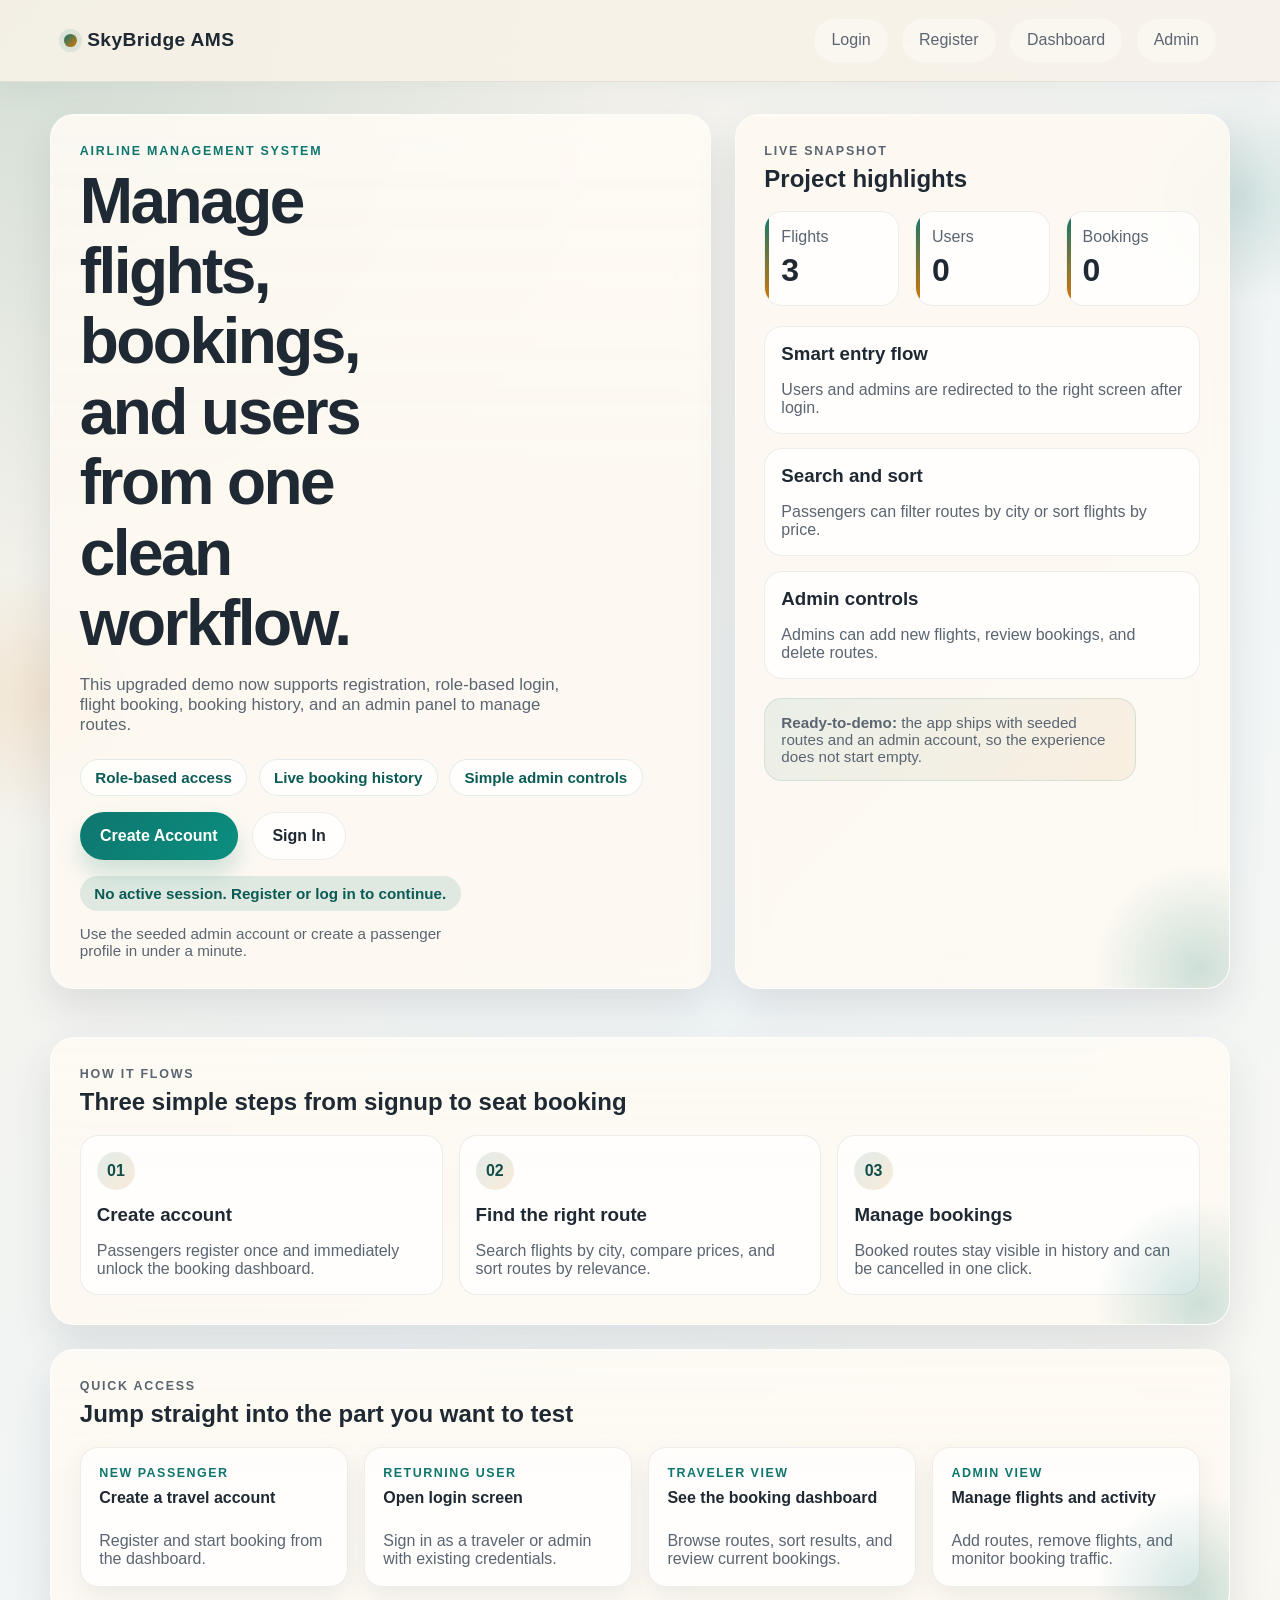
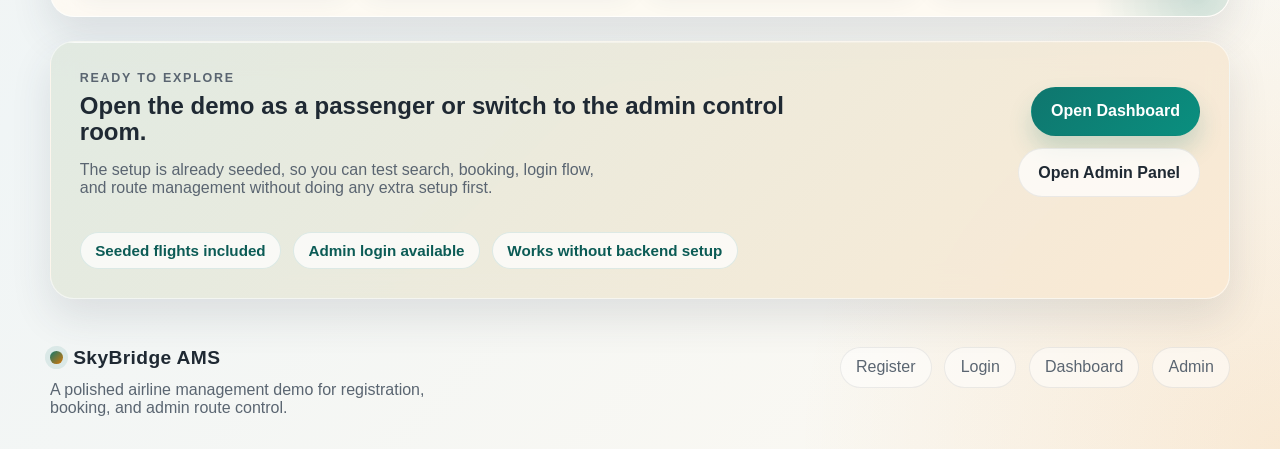
<file: index.html>
<!DOCTYPE html>
<html lang="en">
<head>
    <meta charset="UTF-8">
    <meta name="viewport" content="width=device-width, initial-scale=1.0">
    <title>SkyBridge Airline Management</title>
    <link rel="stylesheet" href="style.css">
</head>
<body data-page="home">
    <header class="site-header">
        <a class="brand" href="index.html">SkyBridge AMS</a>
        <nav class="nav-links">
            <a class="nav-link nav-login" href="login.html">Login</a>
            <a class="nav-link nav-register" href="register.html">Register</a>
            <a class="nav-link nav-dashboard" href="dashboard.html">Dashboard</a>
            <a class="nav-link nav-admin" href="admin.html">Admin</a>
        </nav>
    </header>

    <main class="hero-layout">
        <section class="hero-card">
            <p class="eyebrow">Airline Management System</p>
            <h1>Manage flights, bookings, and users from one clean workflow.</h1>
            <p class="hero-copy">
                This upgraded demo now supports registration, role-based login,
                flight booking, booking history, and an admin panel to manage routes.
            </p>
            <div class="hero-highlights">
                <span class="tag">Role-based access</span>
                <span class="tag">Live booking history</span>
                <span class="tag">Simple admin controls</span>
            </div>
            <div class="hero-actions">
                <a class="button primary" href="register.html">Create Account</a>
                <a class="button secondary" href="login.html">Sign In</a>
            </div>
            <div class="status-row">
                <div class="status-pill" id="sessionStatus">Checking current session...</div>
                <p class="hero-note">Use the seeded admin account or create a passenger profile in under a minute.</p>
            </div>
        </section>

        <section class="panel spotlight-panel">
            <div class="panel-head">
                <p class="eyebrow">Live Snapshot</p>
                <h2>Project highlights</h2>
            </div>
            <div class="stats-grid">
                <article class="stat-card">
                    <span class="stat-label">Flights</span>
                    <strong id="homeFlightCount">0</strong>
                </article>
                <article class="stat-card">
                    <span class="stat-label">Users</span>
                    <strong id="homeUserCount">0</strong>
                </article>
                <article class="stat-card">
                    <span class="stat-label">Bookings</span>
                    <strong id="homeBookingCount">0</strong>
                </article>
            </div>
            <div class="feature-list">
                <article class="feature-item">
                    <h3>Smart entry flow</h3>
                    <p>Users and admins are redirected to the right screen after login.</p>
                </article>
                <article class="feature-item">
                    <h3>Search and sort</h3>
                    <p>Passengers can filter routes by city or sort flights by price.</p>
                </article>
                <article class="feature-item">
                    <h3>Admin controls</h3>
                    <p>Admins can add new flights, review bookings, and delete routes.</p>
                </article>
            </div>
            <div class="panel-note">
                <strong>Ready-to-demo:</strong> the app ships with seeded routes and an admin account, so the experience does not start empty.
            </div>
        </section>
    </main>

    <section class="home-sections">
        <section class="panel workflow-panel">
            <div class="panel-head">
                <p class="eyebrow">How It Flows</p>
                <h2>Three simple steps from signup to seat booking</h2>
            </div>
            <div class="step-grid">
                <article class="step-card">
                    <span class="step-number">01</span>
                    <h3>Create account</h3>
                    <p>Passengers register once and immediately unlock the booking dashboard.</p>
                </article>
                <article class="step-card">
                    <span class="step-number">02</span>
                    <h3>Find the right route</h3>
                    <p>Search flights by city, compare prices, and sort routes by relevance.</p>
                </article>
                <article class="step-card">
                    <span class="step-number">03</span>
                    <h3>Manage bookings</h3>
                    <p>Booked routes stay visible in history and can be cancelled in one click.</p>
                </article>
            </div>
        </section>

        <section class="panel access-panel">
            <div class="panel-head">
                <p class="eyebrow">Quick Access</p>
                <h2>Jump straight into the part you want to test</h2>
            </div>
            <div class="quick-link-grid">
                <a class="link-card" href="register.html">
                    <span class="link-kicker">New Passenger</span>
                    <strong>Create a travel account</strong>
                    <p>Register and start booking from the dashboard.</p>
                </a>
                <a class="link-card" href="login.html">
                    <span class="link-kicker">Returning User</span>
                    <strong>Open login screen</strong>
                    <p>Sign in as a traveler or admin with existing credentials.</p>
                </a>
                <a class="link-card" href="dashboard.html">
                    <span class="link-kicker">Traveler View</span>
                    <strong>See the booking dashboard</strong>
                    <p>Browse routes, sort results, and review current bookings.</p>
                </a>
                <a class="link-card" href="admin.html">
                    <span class="link-kicker">Admin View</span>
                    <strong>Manage flights and activity</strong>
                    <p>Add routes, remove flights, and monitor booking traffic.</p>
                </a>
            </div>
        </section>

        <section class="panel cta-panel">
            <div class="cta-layout">
                <div>
                    <p class="eyebrow">Ready To Explore</p>
                    <h2>Open the demo as a passenger or switch to the admin control room.</h2>
                    <p class="cta-copy">
                        The setup is already seeded, so you can test search, booking, login flow,
                        and route management without doing any extra setup first.
                    </p>
                </div>
                <div class="cta-actions">
                    <a class="button primary" href="dashboard.html">Open Dashboard</a>
                    <a class="button secondary" href="admin.html">Open Admin Panel</a>
                </div>
            </div>
            <div class="cta-badges">
                <span class="tag">Seeded flights included</span>
                <span class="tag">Admin login available</span>
                <span class="tag">Works without backend setup</span>
            </div>
        </section>
    </section>

    <footer class="site-footer">
        <div>
            <a class="brand footer-brand" href="index.html">SkyBridge AMS</a>
            <p class="footer-copy">A polished airline management demo for registration, booking, and admin route control.</p>
        </div>
        <div class="footer-links">
            <a href="register.html">Register</a>
            <a href="login.html">Login</a>
            <a href="dashboard.html">Dashboard</a>
            <a href="admin.html">Admin</a>
        </div>
    </footer>

    <script src="js.js"></script>
</body>
</html>
</file>
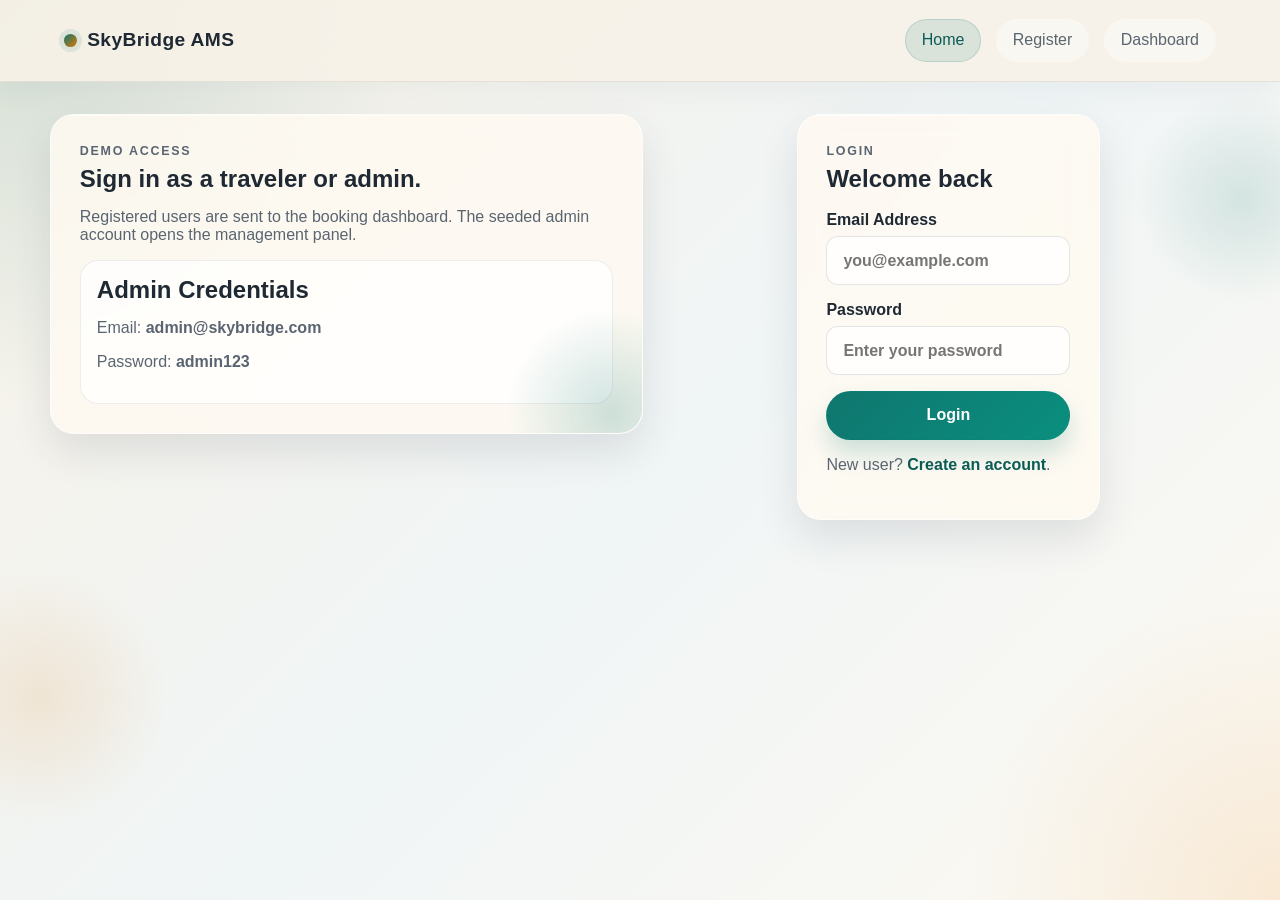
<file: admin.html>
<!DOCTYPE html>
<html lang="en">
<head>
    <meta charset="UTF-8">
    <meta name="viewport" content="width=device-width, initial-scale=1.0">
    <title>Admin Panel | SkyBridge AMS</title>
    <link rel="stylesheet" href="style.css">
</head>
<body data-page="admin">
    <header class="site-header">
        <a class="brand" href="index.html">SkyBridge AMS</a>
        <nav class="nav-links">
            <a class="nav-link nav-home" href="index.html">Home</a>
            <a class="nav-link nav-dashboard" href="dashboard.html">Dashboard</a>
            <button type="button" class="nav-button" data-action="logout">Logout</button>
        </nav>
    </header>

    <main class="dashboard-layout">
        <section class="panel summary-panel">
            <div class="panel-head">
                <p class="eyebrow">Admin Control Room</p>
                <h1 id="adminTitle">Manage routes and monitor bookings</h1>
                <p>Add new flights, remove outdated routes, and review recent booking activity.</p>
            </div>

            <div class="stats-grid">
                <article class="stat-card">
                    <span class="stat-label">Managed Flights</span>
                    <strong id="adminFlightCount">0</strong>
                </article>
                <article class="stat-card">
                    <span class="stat-label">Registered Users</span>
                    <strong id="adminUserCount">0</strong>
                </article>
                <article class="stat-card">
                    <span class="stat-label">Total Bookings</span>
                    <strong id="adminBookingCount">0</strong>
                </article>
            </div>
        </section>

        <section class="panel">
            <div class="panel-head">
                <p class="eyebrow">Add Route</p>
                <h2>Create a new flight entry</h2>
            </div>

            <form id="adminFlightForm" class="form-grid admin-grid">
                <label>
                    Flight Name
                    <input type="text" id="flightName" placeholder="SkyBridge 404" required>
                </label>
                <label>
                    From
                    <input type="text" id="from" placeholder="Delhi" required>
                </label>
                <label>
                    To
                    <input type="text" id="to" placeholder="Chennai" required>
                </label>
                <label>
                    Departure Time
                    <input type="text" id="flightDeparture" placeholder="08:40 AM" required>
                </label>
                <label>
                    Price
                    <input type="number" id="price" placeholder="4500" min="1" required>
                </label>
                <button type="submit" class="button primary">Add Flight</button>
            </form>

            <p id="adminMessage" class="message" hidden></p>
        </section>

        <section class="panel">
            <div class="panel-head">
                <p class="eyebrow">Flight Inventory</p>
                <h2>Current routes</h2>
            </div>
            <div id="adminFlights" class="card-grid"></div>
        </section>

        <section class="panel">
            <div class="panel-head">
                <p class="eyebrow">Booking Activity</p>
                <h2>Recent passenger bookings</h2>
            </div>
            <div id="adminBookings" class="booking-list"></div>
        </section>
    </main>

    <script src="js.js"></script>
</body>
</html>
</file>
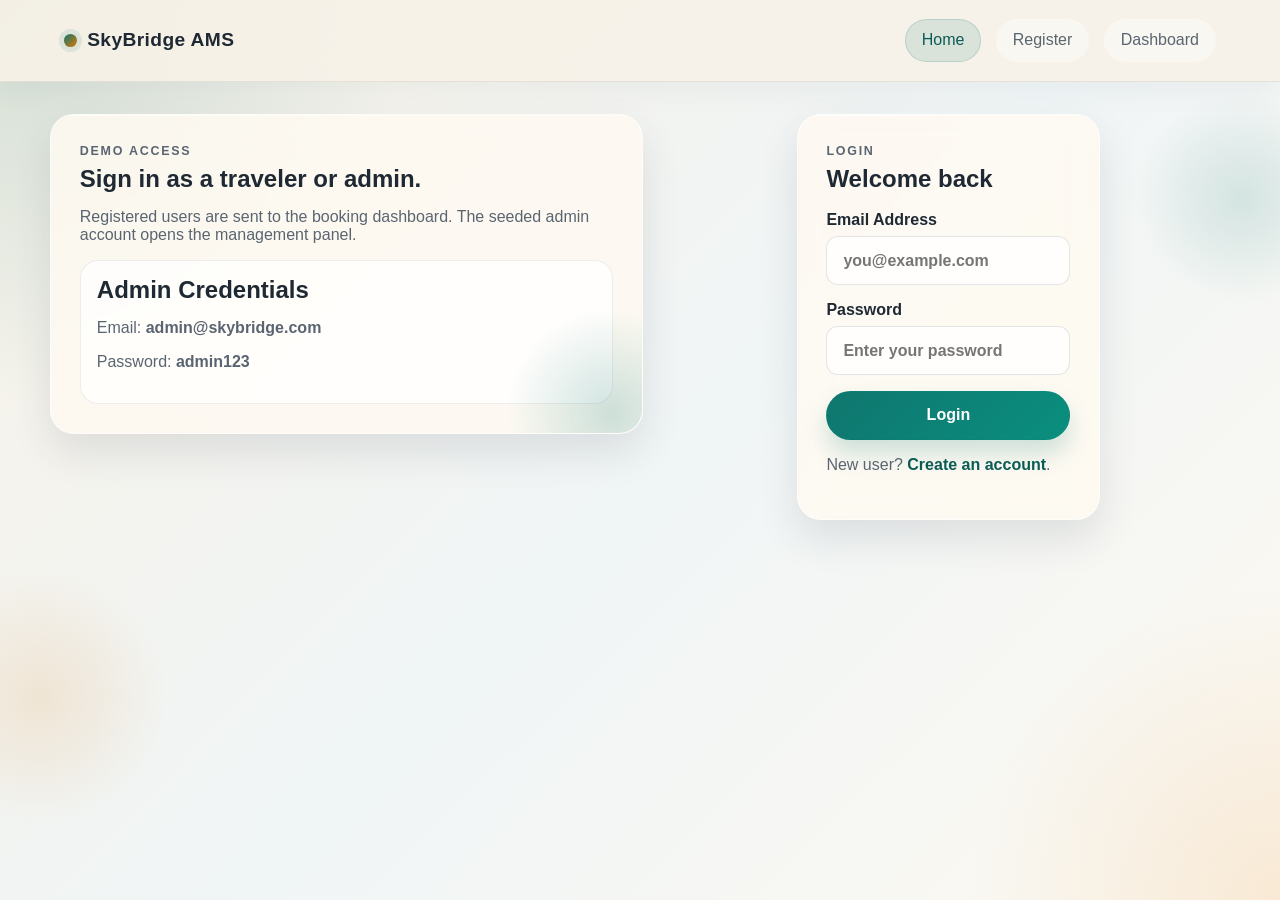
<file: dashboard.html>
<!DOCTYPE html>
<html lang="en">
<head>
    <meta charset="UTF-8">
    <meta name="viewport" content="width=device-width, initial-scale=1.0">
    <title>Passenger Dashboard | SkyBridge AMS</title>
    <link rel="stylesheet" href="style.css">
</head>
<body data-page="dashboard">
    <header class="site-header">
        <a class="brand" href="index.html">SkyBridge AMS</a>
        <nav class="nav-links">
            <a class="nav-link nav-home" href="index.html">Home</a>
            <a class="nav-link nav-admin" href="admin.html">Admin</a>
            <button type="button" class="nav-button" data-action="logout">Logout</button>
        </nav>
    </header>

    <main class="dashboard-layout">
        <section class="panel summary-panel">
            <div class="panel-head">
                <p class="eyebrow">Passenger Dashboard</p>
                <h1 id="dashboardTitle">Your flights at a glance</h1>
                <p>Search routes, compare prices, and manage your bookings from here.</p>
            </div>

            <div class="stats-grid">
                <article class="stat-card">
                    <span class="stat-label">Available Flights</span>
                    <strong id="availableFlightCount">0</strong>
                </article>
                <article class="stat-card">
                    <span class="stat-label">Your Bookings</span>
                    <strong id="userBookingCount">0</strong>
                </article>
                <article class="stat-card">
                    <span class="stat-label">Estimated Spend</span>
                    <strong id="userSpendTotal">Rs 0</strong>
                </article>
            </div>
        </section>

        <section class="panel search-panel">
            <div class="panel-head">
                <p class="eyebrow">Find Flights</p>
                <h2>Search and sort available routes</h2>
            </div>
            <form id="flightFilterForm" class="filter-grid">
                <label>
                    Search
                    <input type="text" id="searchInput" placeholder="Flight, source, or destination">
                </label>
                <label>
                    From
                    <select id="fromFilter">
                        <option value="all">All cities</option>
                    </select>
                </label>
                <label>
                    To
                    <select id="toFilter">
                        <option value="all">All destinations</option>
                    </select>
                </label>
                <label>
                    Sort By
                    <select id="sortFilter">
                        <option value="default">Recommended</option>
                        <option value="price-asc">Price: Low to High</option>
                        <option value="price-desc">Price: High to Low</option>
                        <option value="name-asc">Flight Name: A to Z</option>
                    </select>
                </label>
                <div class="filter-actions">
                    <button type="submit" class="button primary">Apply</button>
                    <button type="reset" class="button secondary">Reset</button>
                </div>
            </form>
            <p id="dashboardMessage" class="message" hidden></p>
        </section>

        <section class="panel">
            <div class="panel-head">
                <p class="eyebrow">Routes</p>
                <h2>Available flights</h2>
            </div>
            <div id="flights" class="card-grid"></div>
        </section>

        <section class="panel">
            <div class="panel-head">
                <p class="eyebrow">Bookings</p>
                <h2>Your booked flights</h2>
            </div>
            <div id="bookings" class="booking-list"></div>
        </section>
    </main>

    <script src="js.js"></script>
</body>
</html>
</file>
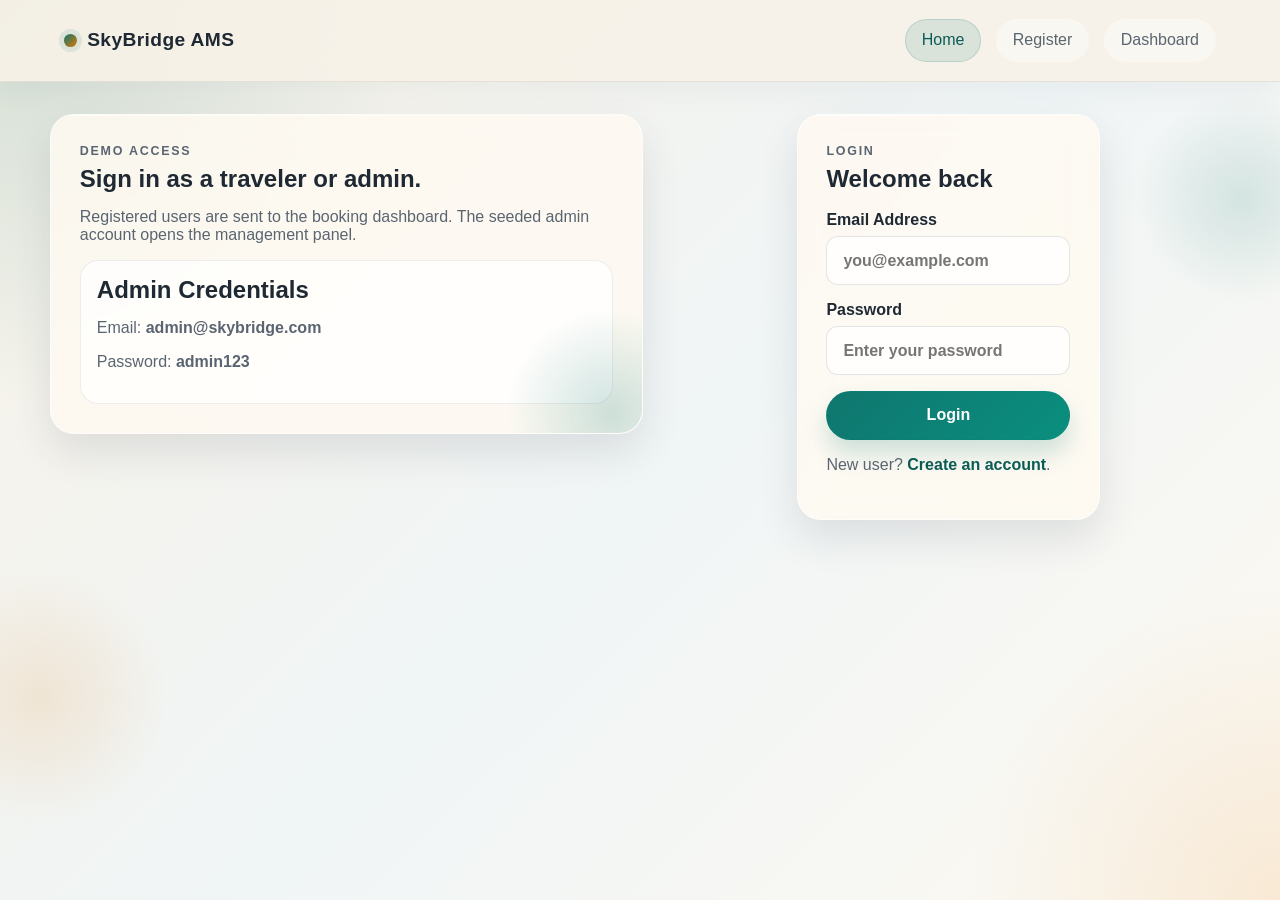
<file: login.html>
<!DOCTYPE html>
<html lang="en">
<head>
    <meta charset="UTF-8">
    <meta name="viewport" content="width=device-width, initial-scale=1.0">
    <title>Login | SkyBridge AMS</title>
    <link rel="stylesheet" href="style.css">
</head>
<body data-page="login">
    <header class="site-header">
        <a class="brand" href="index.html">SkyBridge AMS</a>
        <nav class="nav-links">
            <a class="nav-link nav-home" href="index.html">Home</a>
            <a class="nav-link nav-register" href="register.html">Register</a>
            <a class="nav-link nav-dashboard" href="dashboard.html">Dashboard</a>
        </nav>
    </header>

    <main class="split-layout">
        <section class="panel info-panel">
            <p class="eyebrow">Demo Access</p>
            <h1>Sign in as a traveler or admin.</h1>
            <p>
                Registered users are sent to the booking dashboard. The seeded admin account opens the
                management panel.
            </p>
            <div class="credential-card">
                <h2>Admin Credentials</h2>
                <p>Email: <strong>admin@skybridge.com</strong></p>
                <p>Password: <strong>admin123</strong></p>
            </div>
        </section>

        <section class="form-card panel">
            <div class="panel-head">
                <p class="eyebrow">Login</p>
                <h2>Welcome back</h2>
            </div>

            <form id="loginForm" class="form-grid">
                <label>
                    Email Address
                    <input type="email" id="loginEmail" name="email" placeholder="you@example.com" required>
                </label>
                <label>
                    Password
                    <input type="password" id="loginPassword" name="password" placeholder="Enter your password" required>
                </label>
                <button type="submit" class="button primary">Login</button>
            </form>

            <p id="loginMessage" class="message" hidden></p>
            <p class="form-switch">New user? <a href="register.html">Create an account</a>.</p>
        </section>
    </main>

    <script src="js.js"></script>
</body>
</html>
</file>
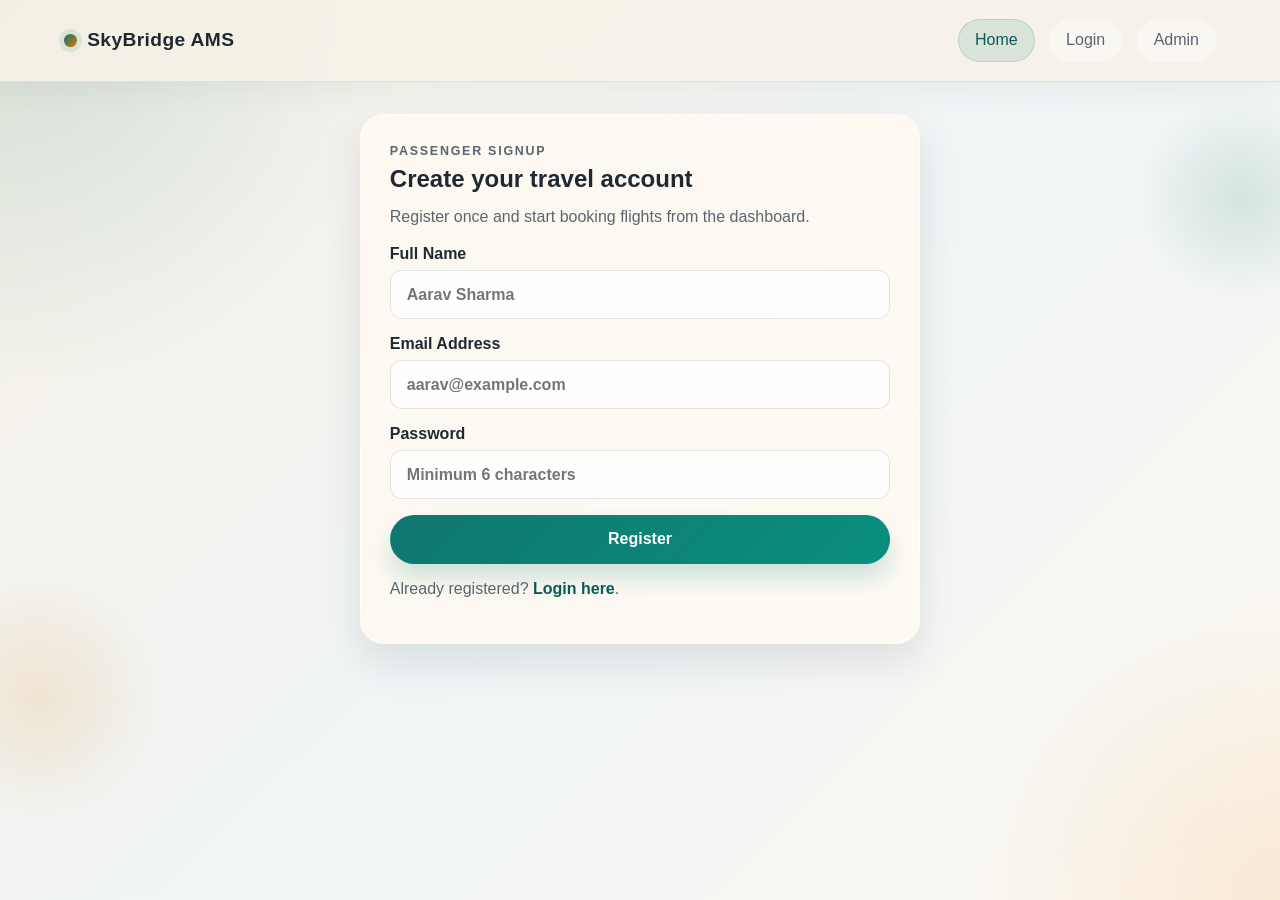
<file: register.html>
<!DOCTYPE html>
<html lang="en">
<head>
    <meta charset="UTF-8">
    <meta name="viewport" content="width=device-width, initial-scale=1.0">
    <title>Create Account | SkyBridge AMS</title>
    <link rel="stylesheet" href="style.css">
</head>
<body data-page="register">
    <header class="site-header">
        <a class="brand" href="index.html">SkyBridge AMS</a>
        <nav class="nav-links">
            <a class="nav-link nav-home" href="index.html">Home</a>
            <a class="nav-link nav-login" href="login.html">Login</a>
            <a class="nav-link nav-admin" href="admin.html">Admin</a>
        </nav>
    </header>

    <main class="center-layout">
        <section class="form-card panel">
            <div class="panel-head">
                <p class="eyebrow">Passenger Signup</p>
                <h1>Create your travel account</h1>
                <p>Register once and start booking flights from the dashboard.</p>
            </div>

            <form id="registerForm" class="form-grid">
                <label>
                    Full Name
                    <input type="text" id="name" name="name" placeholder="Aarav Sharma" required>
                </label>
                <label>
                    Email Address
                    <input type="email" id="email" name="email" placeholder="aarav@example.com" required>
                </label>
                <label>
                    Password
                    <input type="password" id="password" name="password" placeholder="Minimum 6 characters" required>
                </label>
                <button type="submit" class="button primary">Register</button>
            </form>

            <p id="formMessage" class="message" hidden></p>
            <p class="form-switch">Already registered? <a href="login.html">Login here</a>.</p>
        </section>
    </main>

    <script src="js.js"></script>
</body>
</html>
</file>
<file: style.css>
:root {
    --bg: #f4efe6;
    --bg-soft: #fffaf2;
    --panel: rgba(255, 250, 242, 0.82);
    --panel-strong: #fff7eb;
    --text: #1f2933;
    --muted: #5a6571;
    --accent: #0f766e;
    --accent-dark: #0b5b55;
    --accent-deep: #134e4a;
    --accent-warm: #d97706;
    --accent-soft: rgba(15, 118, 110, 0.12);
    --warm-soft: rgba(217, 119, 6, 0.14);
    --border: rgba(31, 41, 51, 0.12);
    --danger: #b42318;
    --danger-soft: rgba(180, 35, 24, 0.12);
    --success: #176448;
    --success-soft: rgba(23, 100, 72, 0.12);
    --shadow: 0 18px 40px rgba(48, 58, 74, 0.12);
    --shadow-soft: 0 10px 24px rgba(48, 58, 74, 0.08);
    --radius-lg: 24px;
    --radius-md: 18px;
    --radius-sm: 12px;
}

html {
    scroll-behavior: smooth;
}

* {
    box-sizing: border-box;
}

body {
    margin: 0;
    min-height: 100vh;
    font-family: "Segoe UI", Tahoma, Geneva, Verdana, sans-serif;
    color: var(--text);
    background:
        radial-gradient(circle at top left, rgba(15, 118, 110, 0.16), transparent 26%),
        radial-gradient(circle at bottom right, rgba(217, 119, 6, 0.12), transparent 20%),
        linear-gradient(135deg, #f8f2e7 0%, #f0f5f6 52%, #fdf9f1 100%);
    position: relative;
    overflow-x: hidden;
}

body::before,
body::after {
    content: "";
    position: fixed;
    border-radius: 999px;
    pointer-events: none;
    z-index: -1;
}

body::before {
    top: 88px;
    right: -72px;
    width: 220px;
    height: 220px;
    background: radial-gradient(circle, rgba(15, 118, 110, 0.14), transparent 68%);
}

body::after {
    bottom: 8%;
    left: -90px;
    width: 260px;
    height: 260px;
    background: radial-gradient(circle, rgba(217, 119, 6, 0.12), transparent 70%);
}

::selection {
    background: rgba(15, 118, 110, 0.18);
    color: var(--text);
}

a {
    color: inherit;
    text-decoration: none;
}

button,
input,
select {
    font: inherit;
}

.site-header {
    display: flex;
    justify-content: space-between;
    align-items: center;
    gap: 1rem;
    padding: 1.2rem 5vw;
    position: sticky;
    top: 0;
    z-index: 10;
    background: rgba(248, 242, 231, 0.88);
    backdrop-filter: blur(16px);
    border-bottom: 1px solid rgba(31, 41, 51, 0.08);
    box-shadow: 0 10px 28px rgba(48, 58, 74, 0.05);
}

.brand {
    display: inline-flex;
    align-items: center;
    gap: 0.65rem;
    font-size: 1.2rem;
    font-weight: 700;
    letter-spacing: 0.02em;
    font-family: "Trebuchet MS", "Segoe UI", sans-serif;
}

.brand::before {
    content: "";
    width: 0.8rem;
    height: 0.8rem;
    border-radius: 50%;
    background: linear-gradient(135deg, var(--accent) 0%, var(--accent-warm) 100%);
    box-shadow: 0 0 0 5px rgba(15, 118, 110, 0.1);
}

.nav-links {
    display: flex;
    align-items: center;
    gap: 0.9rem;
    flex-wrap: wrap;
}

.nav-links a,
.nav-button {
    padding: 0.7rem 1rem;
    border-radius: 999px;
    color: var(--muted);
    border: 1px solid transparent;
    background: rgba(255, 255, 255, 0.36);
    transition: transform 0.2s ease, background 0.2s ease, color 0.2s ease, border-color 0.2s ease, box-shadow 0.2s ease;
}

.nav-links a:hover,
.nav-button:hover {
    color: var(--text);
    background: rgba(255, 255, 255, 0.78);
    border-color: rgba(31, 41, 51, 0.08);
    transform: translateY(-1px);
}

.nav-links a:focus-visible,
.nav-button:focus-visible,
.button:focus-visible,
input:focus-visible,
select:focus-visible,
.link-card:focus-visible {
    outline: 0;
    box-shadow: 0 0 0 4px rgba(15, 118, 110, 0.16);
}

.nav-button {
    background: rgba(255, 255, 255, 0.36);
    cursor: pointer;
}

body[data-page="login"] .nav-home,
body[data-page="register"] .nav-home,
body[data-page="dashboard"] .nav-home,
body[data-page="dashboard"] .nav-admin,
body[data-page="admin"] .nav-home,
body[data-page="admin"] .nav-dashboard {
    background: rgba(15, 118, 110, 0.12);
    color: var(--accent-dark);
    border-color: rgba(15, 118, 110, 0.16);
}

.hero-layout,
.split-layout,
.center-layout,
.dashboard-layout,
.home-sections {
    width: min(1180px, calc(100% - 2rem));
    margin: 0 auto;
    padding: 2rem 0 3rem;
}

.hero-layout {
    display: grid;
    grid-template-columns: 1.2fr 0.9fr;
    gap: 1.5rem;
    align-items: stretch;
}

.split-layout {
    display: grid;
    grid-template-columns: 1fr 0.95fr;
    gap: 1.5rem;
    align-items: start;
}

.center-layout {
    max-width: 720px;
}

.dashboard-layout,
.home-sections {
    display: grid;
    gap: 1.5rem;
}

.home-sections {
    padding-top: 0;
}

.hero-layout > *,
.split-layout > *,
.dashboard-layout > *,
.home-sections > * {
    animation: fade-up 0.65s ease both;
}

.hero-layout > *:nth-child(2),
.dashboard-layout > *:nth-child(2),
.home-sections > *:nth-child(2) {
    animation-delay: 0.08s;
}

.dashboard-layout > *:nth-child(3) {
    animation-delay: 0.16s;
}

.dashboard-layout > *:nth-child(4) {
    animation-delay: 0.24s;
}

.panel,
.hero-card {
    background: var(--panel);
    border: 1px solid rgba(255, 255, 255, 0.55);
    border-radius: var(--radius-lg);
    box-shadow: var(--shadow);
    backdrop-filter: blur(14px);
    position: relative;
    overflow: hidden;
}

.hero-card,
.panel {
    padding: 1.8rem;
}

.panel::before,
.hero-card::before {
    content: "";
    position: absolute;
    inset: 0 0 auto;
    height: 1px;
    background: linear-gradient(90deg, rgba(255, 255, 255, 0.76), rgba(255, 255, 255, 0));
    pointer-events: none;
}

.hero-card {
    display: flex;
    flex-direction: column;
    justify-content: center;
    min-height: 480px;
    background:
        linear-gradient(180deg, rgba(255, 255, 255, 0.2), transparent 45%),
        var(--panel);
}

.hero-card h1,
.panel h1,
.panel h2 {
    margin: 0;
    line-height: 1.1;
}

.hero-card h1 {
    font-size: clamp(2.3rem, 5vw, 4.3rem);
    max-width: 9ch;
    letter-spacing: -0.04em;
}

.hero-copy,
.panel p,
.feature-item p,
.stat-label,
.message,
.form-switch {
    color: var(--muted);
}

.hero-copy {
    max-width: 55ch;
    font-size: 1.05rem;
}

.hero-highlights {
    display: flex;
    flex-wrap: wrap;
    gap: 0.7rem;
    margin-top: 0.45rem;
}

.eyebrow {
    margin: 0 0 0.5rem;
    text-transform: uppercase;
    letter-spacing: 0.14em;
    font-size: 0.78rem;
    color: var(--accent);
    font-weight: 700;
}

.hero-actions,
.filter-actions {
    display: flex;
    gap: 0.9rem;
    flex-wrap: wrap;
    margin-top: 1rem;
}

.button {
    display: inline-flex;
    align-items: center;
    justify-content: center;
    padding: 0.9rem 1.2rem;
    border-radius: 999px;
    border: 1px solid transparent;
    font-weight: 700;
    cursor: pointer;
    transition: transform 0.2s ease, box-shadow 0.2s ease, background 0.2s ease, border-color 0.2s ease;
}

.button:hover {
    transform: translateY(-2px);
}

.button.primary {
    background: linear-gradient(135deg, var(--accent) 0%, #0a8f7f 100%);
    color: #fff;
    box-shadow: 0 14px 25px rgba(15, 118, 110, 0.2);
}

.button.primary:hover {
    box-shadow: 0 18px 30px rgba(15, 118, 110, 0.28);
}

.button.secondary {
    background: rgba(255, 255, 255, 0.72);
    color: var(--text);
    border-color: rgba(31, 41, 51, 0.08);
}

.button.secondary:hover,
.button.danger:hover {
    background: rgba(255, 255, 255, 0.88);
    box-shadow: var(--shadow-soft);
}

.button.danger {
    background: rgba(255, 255, 255, 0.72);
    color: var(--danger);
    border-color: rgba(180, 35, 24, 0.16);
}

.status-pill,
.tag {
    display: inline-flex;
    align-items: center;
    gap: 0.35rem;
    width: fit-content;
    padding: 0.55rem 0.9rem;
    border-radius: 999px;
    background: var(--accent-soft);
    color: var(--accent-dark);
    font-size: 0.95rem;
    font-weight: 600;
}

.tag {
    background: rgba(255, 255, 255, 0.72);
    border: 1px solid rgba(15, 118, 110, 0.12);
}

.status-row {
    display: flex;
    flex-wrap: wrap;
    gap: 0.9rem;
    align-items: center;
    margin-top: 1rem;
}

.hero-note,
.panel-note {
    margin: 0;
    max-width: 44ch;
    font-size: 0.95rem;
    color: var(--muted);
}

.panel-note {
    margin-top: 1.2rem;
    padding: 0.95rem 1rem;
    border-radius: var(--radius-md);
    background: linear-gradient(135deg, rgba(15, 118, 110, 0.08), rgba(217, 119, 6, 0.08));
    border: 1px solid rgba(15, 118, 110, 0.12);
}

.spotlight-panel,
.summary-panel,
.info-panel,
.workflow-panel,
.access-panel {
    position: relative;
    overflow: hidden;
}

.spotlight-panel::after,
.summary-panel::after,
.info-panel::after,
.workflow-panel::after,
.access-panel::after {
    content: "";
    position: absolute;
    inset: auto -80px -90px auto;
    width: 220px;
    height: 220px;
    background: radial-gradient(circle, rgba(15, 118, 110, 0.2), transparent 68%);
    pointer-events: none;
}

.panel-head {
    margin-bottom: 1.2rem;
}

.panel-head h1,
.panel-head h2 {
    margin-bottom: 0.25rem;
}

.panel-head p:last-child {
    max-width: 62ch;
}

.stats-grid {
    display: grid;
    grid-template-columns: repeat(3, minmax(0, 1fr));
    gap: 1rem;
}

.stat-card,
.feature-item,
.credential-card,
.flight-card,
.booking-card,
.empty-state,
.step-card,
.link-card {
    border-radius: var(--radius-md);
    background: rgba(255, 255, 255, 0.68);
    border: 1px solid rgba(31, 41, 51, 0.08);
    transition: transform 0.22s ease, box-shadow 0.22s ease, border-color 0.22s ease;
}

.stat-card {
    padding: 1rem;
    position: relative;
    overflow: hidden;
}

.stat-card::before {
    content: "";
    position: absolute;
    inset: 0 auto 0 0;
    width: 4px;
    background: linear-gradient(180deg, var(--accent), var(--accent-warm));
}

.stat-card strong {
    display: block;
    margin-top: 0.35rem;
    font-size: clamp(1.4rem, 3vw, 2rem);
}

.stat-card:hover,
.feature-item:hover,
.credential-card:hover,
.flight-card:hover,
.booking-card:hover,
.step-card:hover,
.link-card:hover {
    transform: translateY(-4px);
    box-shadow: 0 20px 32px rgba(48, 58, 74, 0.1);
    border-color: rgba(15, 118, 110, 0.14);
}

.feature-list {
    display: grid;
    gap: 0.9rem;
    margin-top: 1.25rem;
}

.feature-item,
.credential-card,
.empty-state,
.step-card {
    padding: 1rem;
}

.feature-item h3,
.step-card h3,
.link-card strong,
.flight-card h3,
.booking-card h3,
.credential-card h2 {
    margin: 0;
}

.feature-item p,
.step-card p,
.link-card p {
    margin-bottom: 0;
}

.form-card {
    max-width: 560px;
    margin: 0 auto;
}

.form-grid,
.filter-grid {
    display: grid;
    gap: 1rem;
}

.filter-grid {
    grid-template-columns: repeat(auto-fit, minmax(180px, 1fr));
    align-items: end;
}

.admin-grid {
    grid-template-columns: repeat(2, minmax(0, 1fr));
}

label {
    display: grid;
    gap: 0.45rem;
    font-weight: 600;
}

input,
select {
    width: 100%;
    border: 1px solid rgba(31, 41, 51, 0.12);
    border-radius: var(--radius-sm);
    padding: 0.9rem 1rem;
    background: rgba(255, 255, 255, 0.86);
    color: var(--text);
    outline: none;
    transition: border-color 0.2s ease, box-shadow 0.2s ease, transform 0.2s ease;
}

input:focus,
select:focus {
    border-color: rgba(15, 118, 110, 0.45);
    box-shadow: 0 0 0 4px rgba(15, 118, 110, 0.12);
    transform: translateY(-1px);
}

.message {
    margin: 1rem 0 0;
    padding: 0.85rem 1rem;
    border-radius: var(--radius-sm);
    border: 1px solid transparent;
}

.message.is-success {
    background: var(--success-soft);
    border-color: rgba(23, 100, 72, 0.18);
    color: var(--success);
}

.message.is-error {
    background: var(--danger-soft);
    border-color: rgba(180, 35, 24, 0.18);
    color: var(--danger);
}

.message.is-info {
    background: rgba(15, 118, 110, 0.08);
    border-color: rgba(15, 118, 110, 0.14);
    color: var(--accent-dark);
}

.form-switch {
    margin-top: 1rem;
}

.form-switch a {
    color: var(--accent-dark);
    font-weight: 700;
}

.card-grid,
.booking-list {
    display: grid;
    gap: 1rem;
}

.card-grid {
    grid-template-columns: repeat(auto-fit, minmax(240px, 1fr));
}

.flight-card,
.booking-card {
    display: grid;
    gap: 0.85rem;
    padding: 1.1rem;
    box-shadow: var(--shadow-soft);
}

.flight-meta,
.booking-meta {
    display: grid;
    gap: 0.35rem;
    color: var(--muted);
}

.route-line {
    font-size: 1.05rem;
    font-weight: 700;
    color: var(--text);
}

.price-line {
    font-size: 1.1rem;
    font-weight: 800;
    color: var(--accent-dark);
}

.card-actions {
    display: flex;
    gap: 0.7rem;
    flex-wrap: wrap;
}

.muted {
    color: var(--muted);
}

.empty-state {
    text-align: center;
    box-shadow: var(--shadow-soft);
}

.workflow-panel,
.access-panel {
    background:
        linear-gradient(180deg, rgba(255, 255, 255, 0.16), transparent 48%),
        var(--panel);
}

.cta-panel {
    background:
        linear-gradient(135deg, rgba(15, 118, 110, 0.12), rgba(217, 119, 6, 0.12)),
        rgba(255, 250, 242, 0.9);
}

.step-grid,
.quick-link-grid {
    display: grid;
    gap: 1rem;
}

.step-grid {
    grid-template-columns: repeat(3, minmax(0, 1fr));
}

.step-card {
    position: relative;
    background: rgba(255, 255, 255, 0.72);
}

.step-number {
    display: inline-flex;
    align-items: center;
    justify-content: center;
    width: 2.4rem;
    height: 2.4rem;
    margin-bottom: 0.9rem;
    border-radius: 50%;
    background: linear-gradient(135deg, var(--accent-soft), var(--warm-soft));
    color: var(--accent-deep);
    font-weight: 800;
}

.quick-link-grid {
    grid-template-columns: repeat(auto-fit, minmax(220px, 1fr));
}

.link-card {
    display: grid;
    gap: 0.55rem;
    padding: 1.15rem;
    box-shadow: var(--shadow-soft);
}

.link-kicker {
    font-size: 0.78rem;
    font-weight: 800;
    text-transform: uppercase;
    letter-spacing: 0.12em;
    color: var(--accent);
}

.cta-layout {
    display: flex;
    justify-content: space-between;
    align-items: center;
    gap: 1.2rem;
}

.cta-copy {
    max-width: 60ch;
}

.cta-actions {
    display: flex;
    gap: 0.8rem;
    flex-wrap: wrap;
    justify-content: flex-end;
}

.cta-badges {
    display: flex;
    flex-wrap: wrap;
    gap: 0.75rem;
    margin-top: 1.2rem;
}

.site-footer {
    width: min(1180px, calc(100% - 2rem));
    margin: 0 auto;
    padding: 0 0 2rem;
    display: flex;
    justify-content: space-between;
    align-items: flex-start;
    gap: 1.2rem;
}

.footer-brand {
    margin-bottom: 0.75rem;
}

.footer-copy {
    margin: 0;
    max-width: 44ch;
    color: var(--muted);
}

.footer-links {
    display: flex;
    flex-wrap: wrap;
    gap: 0.8rem;
    justify-content: flex-end;
}

.footer-links a {
    padding: 0.65rem 0.95rem;
    border-radius: 999px;
    background: rgba(255, 255, 255, 0.5);
    border: 1px solid rgba(31, 41, 51, 0.08);
    color: var(--muted);
    transition: transform 0.2s ease, background 0.2s ease, color 0.2s ease;
}

.footer-links a:hover {
    transform: translateY(-2px);
    background: rgba(255, 255, 255, 0.82);
    color: var(--text);
}

@keyframes fade-up {
    from {
        opacity: 0;
        transform: translateY(18px);
    }

    to {
        opacity: 1;
        transform: translateY(0);
    }
}

@media (max-width: 920px) {
    .hero-layout,
    .split-layout {
        grid-template-columns: 1fr;
    }

    .stats-grid,
    .step-grid,
    .admin-grid {
        grid-template-columns: 1fr;
    }

    .cta-layout,
    .site-footer {
        flex-direction: column;
        align-items: flex-start;
    }

    .site-header {
        align-items: flex-start;
        flex-direction: column;
    }
}

@media (max-width: 640px) {
    .hero-layout,
    .split-layout,
    .center-layout,
    .dashboard-layout,
    .home-sections {
        width: min(100% - 1rem, 1180px);
        padding-top: 1.2rem;
    }

    .hero-card,
    .panel {
        padding: 1.2rem;
    }

    .nav-links {
        width: 100%;
    }

    .nav-links a,
    .nav-button,
    .button {
        width: 100%;
    }

    .cta-actions,
    .footer-links {
        width: 100%;
    }

    .status-row {
        align-items: stretch;
    }

    .hero-card h1 {
        max-width: 100%;
    }
}
</file>
